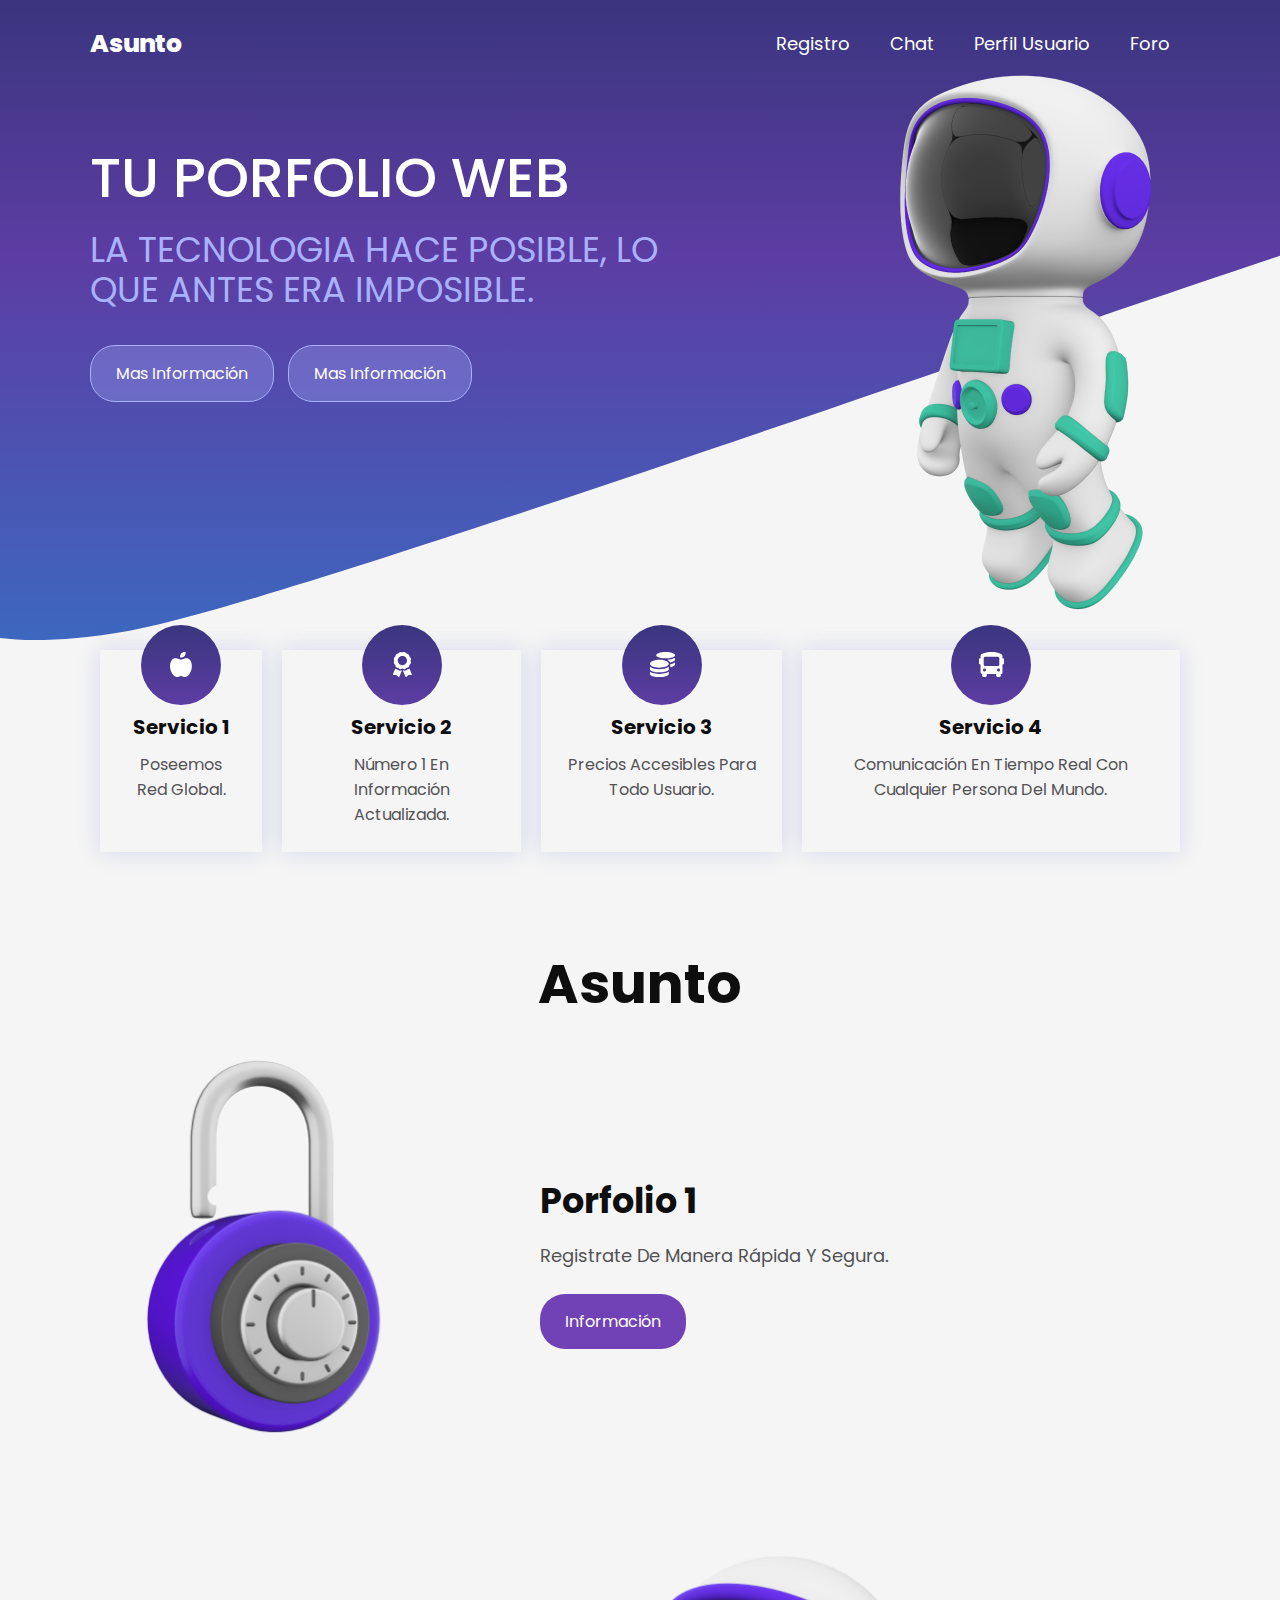
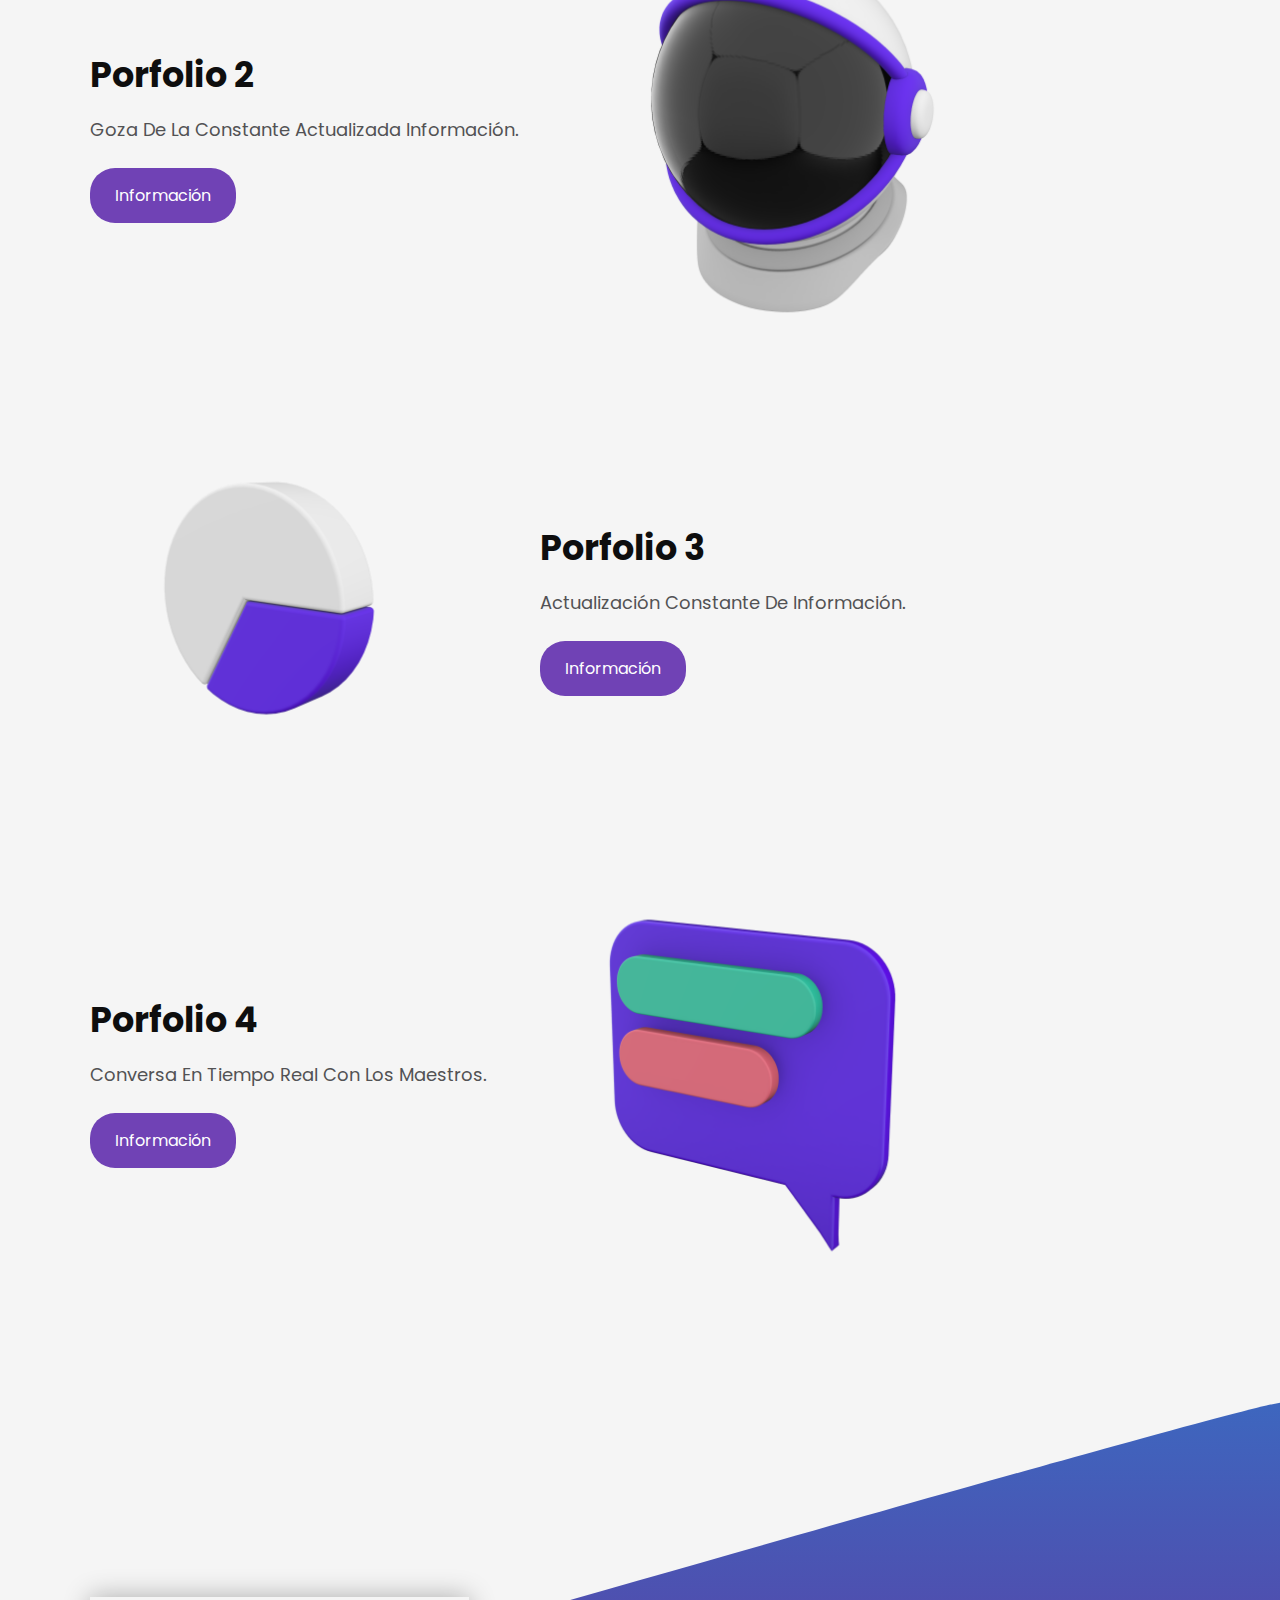
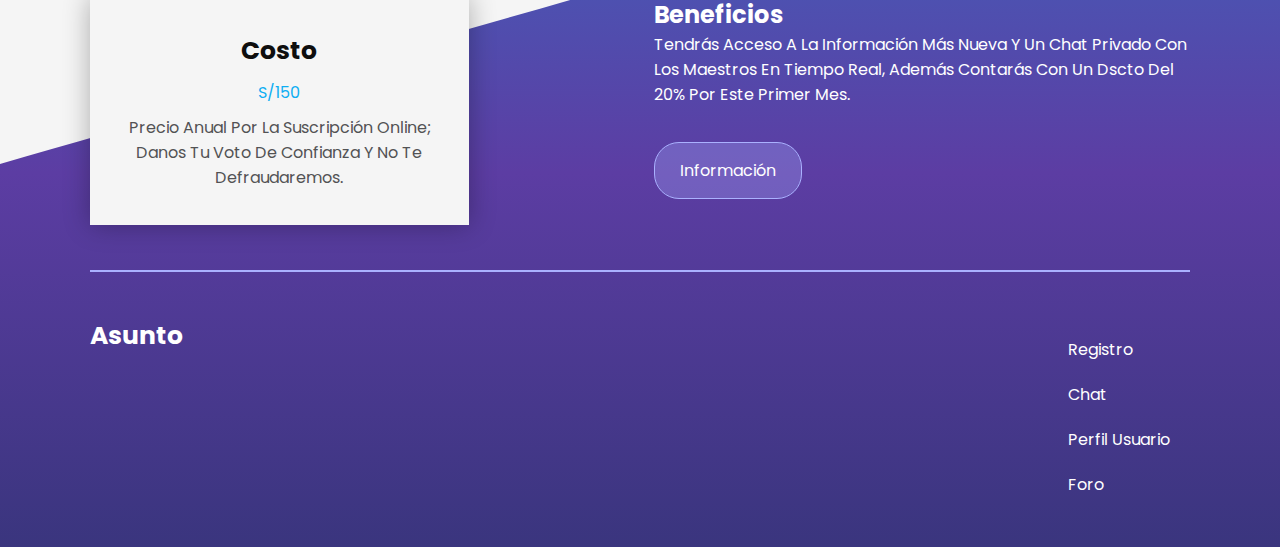
<file: Menú Principal/index.html>
<!DOCTYPE html>
<html lang="en">

<head>
    <meta charset="UTF-8">
    <meta name="viewport" content="width=device-width, initial-scale=1.0">
    <title>Pagina</title>
    <link rel="stylesheet" href="style.css">
</head>

<body>

    <header>

        <div class="menu container">

            <a href="#" class="logo">Asunto</a>
            <input type="checkbox" id="menu">
            <label for="menu">
                <img src="images/menu-btn.png" class="menu-icono" alt="">
            </label>

            <nav class="navbar">
                <ul>
                    <li><a class="Registro" href="/Registro/index.html">Registro</a></li>
                    <li><a class="Chat" href="/Chat/index.html">Chat</a></li>
                    <li><a class="Perfil Usuario" href="/Perfil%20de%20Usuario/index.html">Perfil Usuario</a></li>
                    <li><a class="Foro" href="/Foro/js.html">Foro</a></li>
                </ul>
                
            </nav>

        </div>

        <div class="header-content container">

            <div class="content">

                <h1>Tu Porfolio Web</h1>
                <p>
                    La tecnologia hace posible, lo que antes era imposible.
                </p>
                <a href="#" class="btn-1">Mas información </a>
                <a href="#" class="btn-1">Mas información </a>
            </div>
            <img src="images/astronauta.png" alt="">
        </div>
    </header>
    <main class="services container">
        <div class="service">
            <img src="images/icon1.svg" alt="">
            <h3>Servicio 1</h3>
            <p>
                Poseemos red global.
            </p>
        </div>
        <div class="service">
            <img src="images/icon2.svg" alt="">
            <h3>Servicio 2</h3>
            <p>
                Número 1 en información actualizada.
            </p>
        </div>
        <div class="service">
            <img src="images/icon3.svg" alt="">
            <h3>Servicio 3</h3>
            <p>
                Precios accesibles para todo usuario.
            </p>
        </div>
        <div class="service">
            <img src="images/icon4.svg" alt="">
            <h3>Servicio 4</h3>
            <p>
                Comunicación en tiempo real con cualquier persona del mundo.
            </p>
        </div>

    </main>

    <section class="porfolios container">

        <h2>asunto</h2>

        <div class="porfolio">

            <img src="images/img1.png" alt="">
            <div class="porfolio-1">

                <h3>Porfolio 1</h3>
                <p>
                    Registrate de manera rápida y segura.
                </p>
                <a href="/Registro/index.html" class="btn-2">Información</a>
            </div>

        </div>

        <div class="porfolio">

            <div class="porfolio-2">
                <h3>Porfolio 2</h3>
                <p>
                    Goza de la constante actualizada información.
                </p>
                <a href="/Foro/js.html" class="btn-2">Información</a>
            </div>
            <img src="images/img2.png" alt="">

        </div>

        <div class="porfolio">

            <img src="images/img3.png" alt="">
            <div class="porfolio-1">
                <h3>Porfolio 3</h3>
                <p>
                    Actualización constante de información.
                </p>
                <a href="/Perfil%20de%20Usuario/index.html" class="btn-2">Información</a>
            </div>

        </div>


        <div class="porfolio">

            <div class="porfolio-2">
                <h3>porfolio 4</h3>
                <p>
                    Conversa en tiempo real con los maestros.
                </p>
                <a  href="/Chat/index.html" class="btn-2">Información</a>
            </div>
            <img src="images/img4.png" alt="">

        </div>

    </section>

    <footer>

        <div class="container">
            <div class="info">
                <div class="info-content">
                    <div class="info-price">
                        <h2>costo</h2>
                        <p class="price">S/150</p>
                        <p>
                            Precio anual por la suscripción online; danos tu voto de confianza y no te defraudaremos.
                        </p>
                    </div>
                    <div class="info-txt">
                        <h2>Beneficios</h2>
                        <p>
                            Tendrás acceso a la información más nueva y un chat privado con los maestros 
                            en tiempo real, además contarás con un dscto del 20% por este primer mes.
                        </p>
                        <a href="#" class="btn-1">Información</a>
                    </div>

                </div>
                <hr>
                <div class="enlaces">
                    <h3>Asunto</h3>
                    <div class="enlace">
                        <li><a class="Registro" href="/Registro/index.html">Registro</a></li>
                        <li><a class="Chat" href="/Chat/index.html">Chat</a></li>
                        <li><a class="Perfil Usuario" href="/Perfil%20de%20Usuario/index.html">Perfil Usuario</a></li>
                        <li><a class="Foro" href="/Foro/js.html">Foro</a></li>
                    </div>
                </div>
            </div>

        </div>

    </footer>

</body>

</html>
</file>
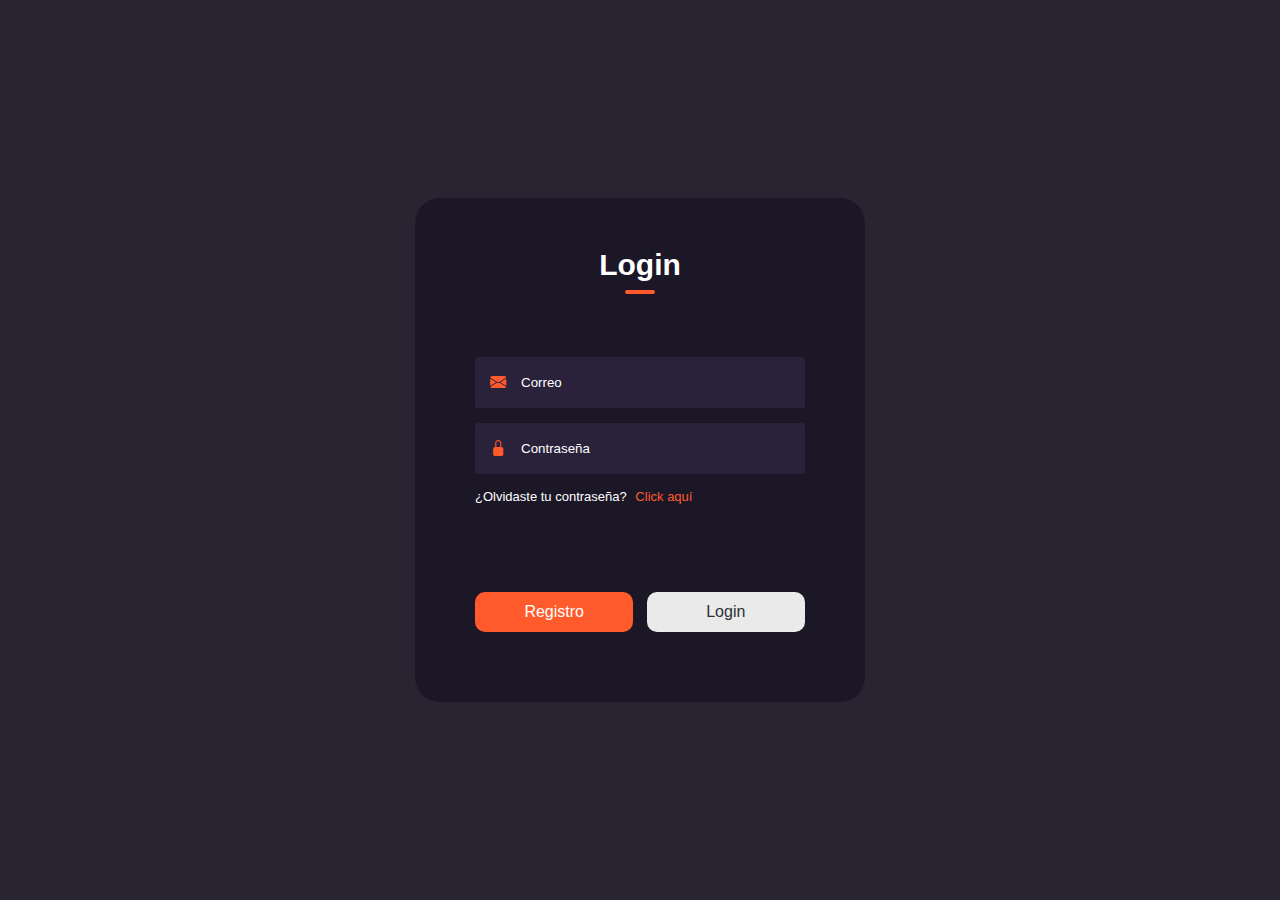
<file: Registro/index.html>
<!DOCTYPE html>
<html lang="es">
<head>
    <meta charset="UTF-8">
    <meta name="viewport" content="width=device-width, initial-scale=1.0">
    <title>Login</title>
    <link rel="stylesheet" href="style.css">
    <link rel="stylesheet" href="https://cdn.jsdelivr.net/npm/bootstrap-icons@1.11.1/font/bootstrap-icons.css">
    
</head>
<body>
    <div class="container">
        <div class="form-content">
            <h1 id="title"> Registro </h1>
            <form>
                <div class="input-group">
                    <div class="input-field" id="nameInput">
                        <i class="bi bi-person-fill"></i>
                        <input type="text" placeholder="Nombre">
                    </div>
                    <div class="input-field">
                        <i class="bi bi-envelope-fill"></i>
                        <input type="email" placeholder="Correo">
                    </div>
                    <div class="input-field">
                        <i class="bi bi-lock-fill"></i>
                        <input type="current-password" placeholder="Contraseña">
                    </div>
<p id="forgotPasswordLink"> ¿Olvidaste tu contraseña? <a href="#"> Click aquí </a> </p>
                </div>
                <div class="btn-field">
                    <button id="signUp" type="button">Registro</button>
                    <button id="signIn" type="button" class="disable">Login</button>
                </div>
            </form>
    </div>
</div>
    <script src="script.js"></script>
</body>
</html>
</file>
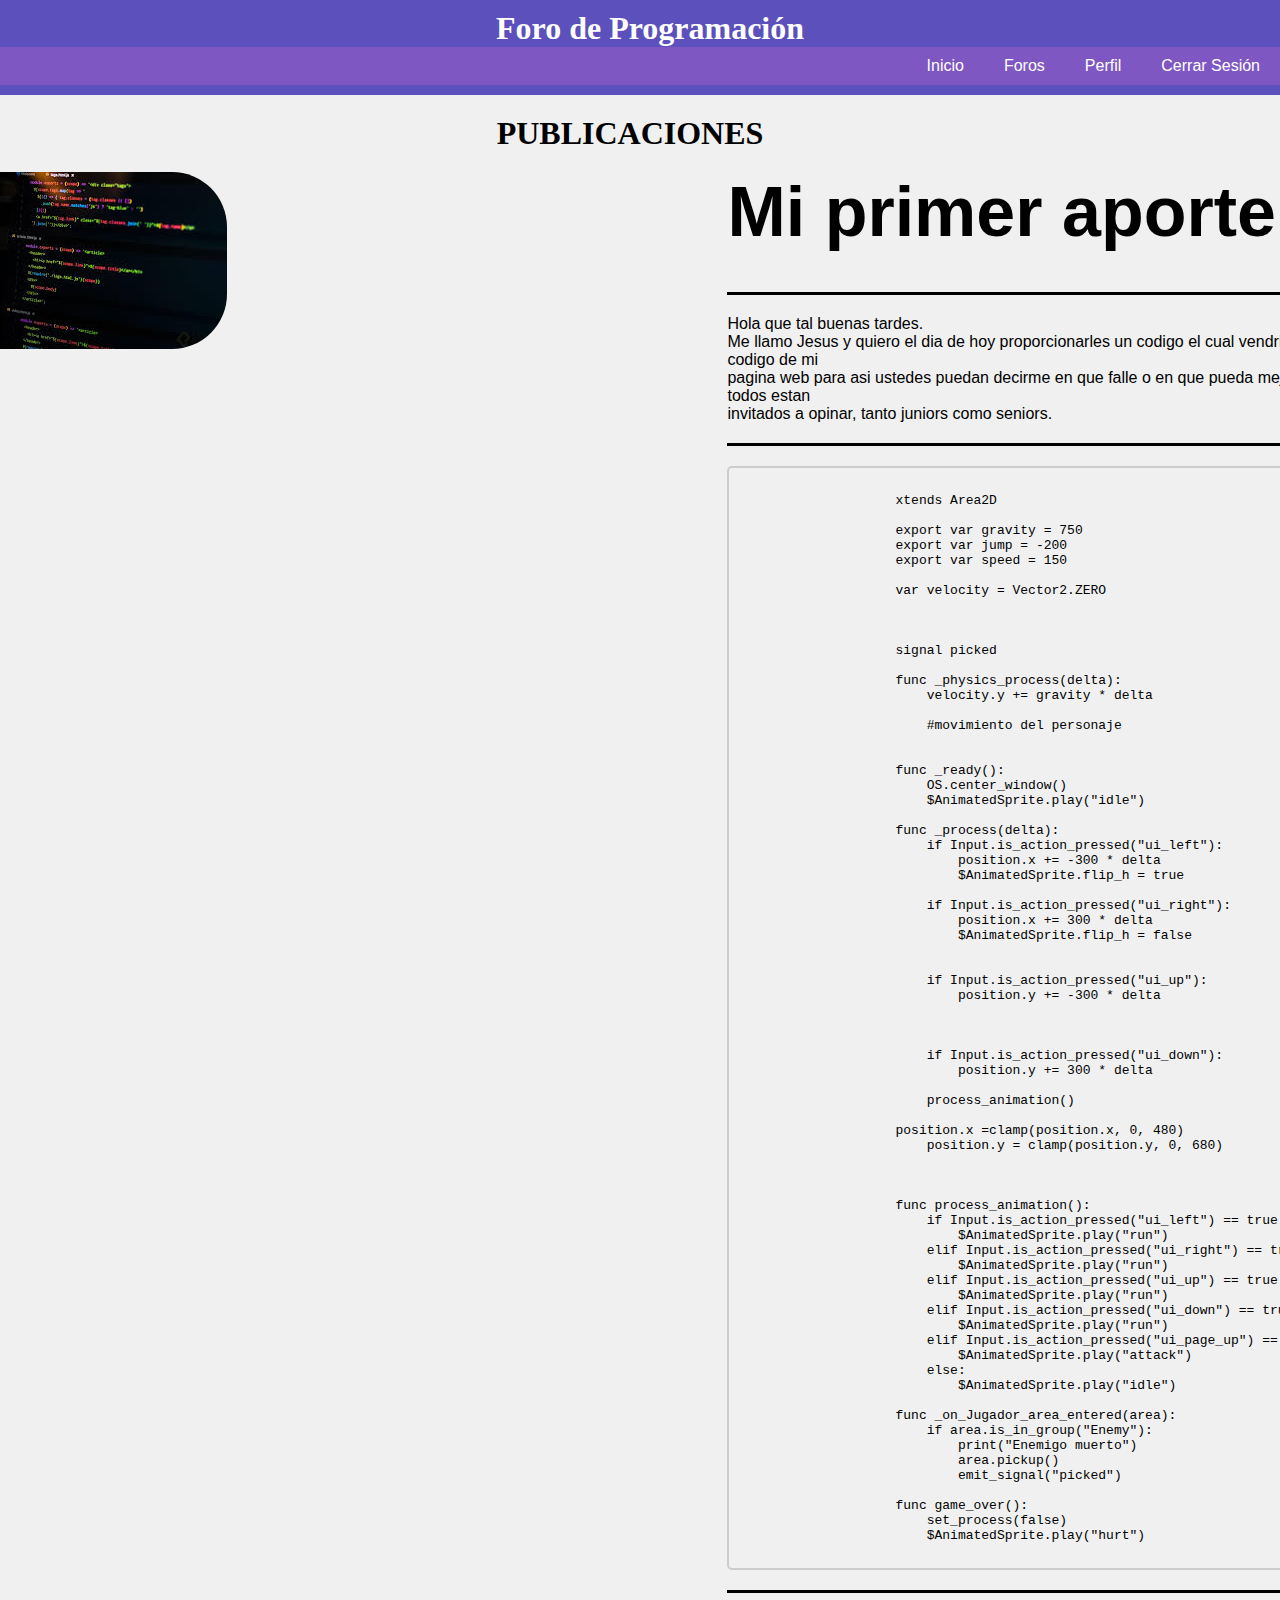
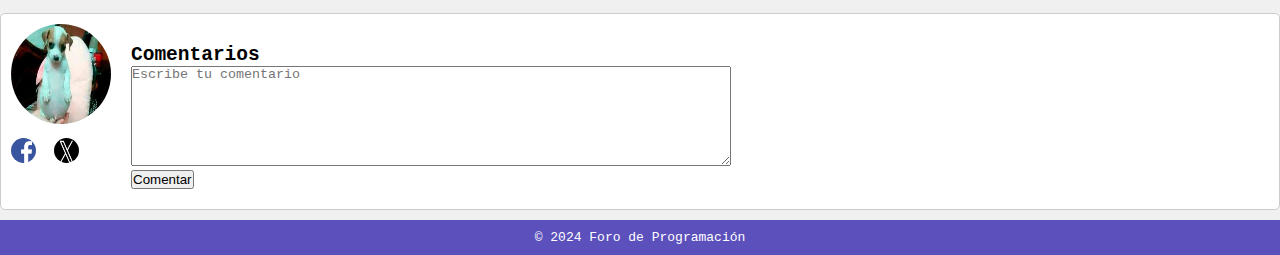
<file: Foro/js.html>
<!DOCTYPE html>
<html lang="es">

<head>
    <meta charset="UTF-8">
    <meta name="viewport" content="width=device-width, initial-scale=1.0">
    <title>Foro de Programación</title>
    <link rel="stylesheet" href="styles.css">
    <script src="foro.js"></script>
</head>

<body>
    <header>
        <h1>Foro de Programación</h1>
        <nav>
            <ul>
                <li><a href="#">Inicio</a></li>
                <li><a href="#">Foros</a></li>
                <li><a href="#">Perfil</a></li>
                <li><a href="#">Cerrar Sesión</a></li>
            </ul>
        </nav>
    </header>

    <main>
        <section id="publicaciones">
            <!-- Aquí se mostrarán las publicaciones -->
            <h1>PUBLICACIONES</h1>
        </section>

    </main>
    <!-- Publicación con caja de comentarios -->
    <div class="contenedor">
        <!-- Contenido de la publicación -->
        <img src="xc.jpeg" alt="Mi imagen">
        <div class="texto">
            <h2>Mi primer aporte</h2>
            <hr class="linea">
            <p>Hola que tal buenas tardes.<BR>Me llamo Jesus y quiero el dia de hoy
                proporcionarles un codigo el cual vendria ser el codigo de mi <br>
                pagina web para asi ustedes puedan decirme en que falle o en que pueda mejorar,
                todos estan <br> invitados a opinar, tanto juniors como seniors.
            </p>
            <hr class="linea">
            <pre class="codigo">
                <code>
                    xtends Area2D

                    export var gravity = 750
                    export var jump = -200
                    export var speed = 150
                    
                    var velocity = Vector2.ZERO
                    
                    
                    
                    signal picked
                    
                    func _physics_process(delta):
                        velocity.y += gravity * delta
                        
                        #movimiento del personaje
                        
                    
                    func _ready():
                        OS.center_window()
                        $AnimatedSprite.play("idle")
                    
                    func _process(delta):
                        if Input.is_action_pressed("ui_left"):
                            position.x += -300 * delta
                            $AnimatedSprite.flip_h = true
                            
                        if Input.is_action_pressed("ui_right"):
                            position.x += 300 * delta
                            $AnimatedSprite.flip_h = false
                            
                            
                        if Input.is_action_pressed("ui_up"):
                            position.y += -300 * delta
                    
                            
                            
                        if Input.is_action_pressed("ui_down"):
                            position.y += 300 * delta
                            
                        process_animation()	
                    
                    position.x =clamp(position.x, 0, 480)
                        position.y = clamp(position.y, 0, 680)
                    
                    
                    
                    func process_animation():
                        if Input.is_action_pressed("ui_left") == true:
                            $AnimatedSprite.play("run")
                        elif Input.is_action_pressed("ui_right") == true:
                            $AnimatedSprite.play("run")
                        elif Input.is_action_pressed("ui_up") == true:
                            $AnimatedSprite.play("run")
                        elif Input.is_action_pressed("ui_down") == true:
                            $AnimatedSprite.play("run")
                        elif Input.is_action_pressed("ui_page_up") == true:
                            $AnimatedSprite.play("attack")
                        else:
                            $AnimatedSprite.play("idle")
                        
                    func _on_Jugador_area_entered(area):
                        if area.is_in_group("Enemy"):
                            print("Enemigo muerto")
                            area.pickup()
                            emit_signal("picked")
                            
                    func game_over():
                        set_process(false)
                        $AnimatedSprite.play("hurt")
            </pre>
            <hr class="linea">
        </div>
    </div>
    <div class="publicacion">
        <!-- Contenido de la publicación -->
        <!-- Contenedor para la foto de perfil y comentarios -->

        <div class="profileAndComments">
            <!-- Foto de perfil del usuario -->
            <div class="userProfile">
                <img id="fotoPerfil" src=" xd.jpeg" alt="perfil de usuario">
                <!-- Enlaces a redes sociales -->
                <div class="socialLinks">
                    <a href="https://www.facebook.com/tu_usuario" target="_blank"><img src="descarga.png"
                            alt="Facebook"></a>
                    <a href="https://twitter.com/tu_usuario" target="_blank"><img src="qw.jpeg" alt="Twitter"></a>
                    <!-- Agrega más enlaces a otras redes sociales según sea necesario -->
                </div>
            </div>

            <!-- Caja de comentarios -->
            <div id="cajaComentarios" class="comentarios">
                <h2>Comentarios</h2>
                <form id="formularioComentario" class="commentForm">
                    <textarea id="contenidoComentario" class="commentContent"
                        placeholder="Escribe tu comentario"></textarea>
                    <button type="submit">Comentar</button>
                </form>
                <!-- Aquí se mostrarán los comentarios -->
                <div id="listaComentarios" class="commentList">
                    <!-- Los comentarios se añadirán dinámicamente aquí -->
                </div>
            </div>

        </div>
    </div>


    <footer>
        <p>&copy; 2024 Foro de Programación</p>
    </footer>
</body>

</html>
</file>
<file: Menú Principal/style.css>
@import url('https://fonts.googleapis.com/css2?family=Poppins:wght@400;500;600;700&display=swap');

* {

    margin: 0;
    padding: 0;
    box-sizing: border-box;
    text-transform: capitalize;
    text-decoration: none;
    list-style: none;
    font-family: "Poppins", sans-serif;

}

body {
    background-color: #f5f5f5;
}

header {
    background-image: url(images/hero.svg);
    background-position: center bottom;
    background-repeat: no-repeat;
    background-size: cover;
    min-height: 70vh;
    display: flex;
    align-items: center;

}

.container {
    max-width: 1100px;
    margin: 0 auto;

}

.menu {
    position: absolute;
    top: 10px;
    left: 0;
    right: 0;
    display: flex;
    align-items: center;
    justify-content: space-between;
    z-index: 1000;
}

.menu .logo {
    font-weight: 800;
    font-size: 25px;
    color: #ffffff;
}

.menu .navbar ul li {
    position: relative;
    float: left;
}

.menu .navbar ul li a {
    font-size: 18px;
    padding: 20px;
    color: #ffffff;
    display: block;
}

.menu .navbar ul li a:hover {
    color: #0eaef3;
}

#menu {
    display: none;
}

.menu-icono {
    width: 25px;
}

.menu label {
    cursor: pointer;
    display: none;
}

.header-content {
    display: flex;
}

.content {
    padding: 150px 150px 0px 0px;
}

.content h1 {
    color: #ffffff;
    font-size: 55px;
    text-transform: uppercase;
    font-weight: 500;
    line-height: 55px;
}

.content p {
    margin-top: 25px;
    color: #AAB1FF;
    text-transform: uppercase;
    font-size: 35px;
    line-height: 40px;
}

.btn-1 {
    display: inline-block;
    background-color: rgb(170, 177, 255, 0.3);
    border: 1px solid #AAB1FF;
    margin: 35px 10px 0px 0px;
    padding: 15px 25px;
    color: #ffffff;
    border-radius: 25px;
}

.btn-1:hover {
    background-color: #AAB1FF;
}


.services {
    padding: 10px 0px;
    display: flex;
    justify-content: space-between;
    text-align: center;
}

.service {
    padding: 25px;
    margin: 0px 10px;
    box-shadow: 0px 0px 20px rgba(135, 141, 214, 0.3);
}

.service img {
    margin-top: -50px;
}

.service h3 {
    font-size: 20px;
    color: #0e0e0e;
    margin-bottom: 10px;

}

.service p {
    color: #525254;
    font-size: 16px;
}

.porfolios {
    padding: 80px 0px;
    text-align: center;
    color: #0e0e0e;
}

.porfolios h2 {
    font-size: 55px;
}

.porfolio {
    display: flex;
    align-items: center;
}

.porfolio img {
    width: 350px;
}

.porfolio-1 {
    text-align: left;
    margin-left: 100px;
}

.porfolio-1 h3 {
    font-size: 35px;
    margin-bottom: 15px;

}

.porfolio-1 p {
    font-size: 18px;
    color: #525254;
    margin-bottom: 25px;
}

.porfolio-2 {
    text-align: left;
    margin-right: 100px;
}

.porfolio-2 h3 {
    font-size: 35px;
    margin-bottom: 15px;
}

.porfolio-2 p {
    font-size: 18px;
    color: #525254;
    margin-bottom: 25px;
}

.btn-2 {
    display: inline-block;
    padding: 15px 25px;
    border-radius: 25px;
    background-color: #7042b5;
    color: #ffffff;
}

.btn-2:hover {
    background-color: #8650d7;
}

footer {
    padding: 200px 0px 30px 0px;
    background-image: url(images/footer.svg);
    background-position: top center;
    background-repeat: no-repeat;
    background-size: cover;
}

.info-content {
    display: flex;
}

.info-price{
    padding: 35px;
    text-align: center;
    background-color: #f5f5f5;
    box-shadow: 0px 0px 25px rgba(0, 0, 0, 0.3);
    margin: 0px 150px 0px 0px;
    color: #0e0e0e;
}

.info-price h2 {
    font-size: 25px;
    margin-bottom: 10px;
}

.price {
    font-size: 14px;
    color: #0eaef3 !important;
    margin-bottom: 10px;

}

.info-price p {
    font-size: 16px;
    color: #525254;
}

.info-txt {
    margin-left: 35px;
    color: #ffffff;
}

hr {
    margin: 45px 0px;
    border: 0.5px solid #AAB1FF;
}

.enlaces {
    display: flex;
    justify-content: space-between;
    color: #ffffff;
}

.enlaces h3 {
    font-size: 25px;
}

.elace {
    display: flex;
}

.enlace li a {
    display: block;
    margin: 20px;
    color: #ffffff;
}

.enlace li a:hover {
    color: #0eaef3;
}

@media (max-width:991px) {

    .menu {
        padding: 20px;
    }

    .menu label {
        display: initial;
    }

    .menu .navbar {
        position: absolute;
        top: 100%;
        left: 0;
        right: 0;
        background-color: #5b50bc;
        display: none;
    }
    
    .menu .navbar ul li{
        width: 100%;
    }

    #menu:checked ~ .navbar {
        display: initial;
    }

    header {
        height: 0vh;
        padding: 400px 0px;
        background-position: center center;
    }

    .header-content {
        flex-direction: column;
        text-align: center;
        align-items: center;
        padding: 0px 30px;
    }

    .content {
        padding: 0px;
    }

    content h1 {
        margin-top: 100px;
        font-size: 45px;
    }

    .content p {
        margin-top: 0px;
    }

    .header-content img {
        width: 150px;
    }

    .services {
        flex-direction: column;
        padding: 50px 30px 0px 30px;
    }

    .service {
        margin-bottom: 50px;
    }

    .porfolios {
        padding: 0px 30px 30px 30px;
    }

    .porfolios h2 {
        margin-bottom: 15px;
    }

    .porfolio {
        flex-direction: column;
    }

    .porfolio img {
        display: none;
    }

    .porfolio-1 {
        text-align: center;
        margin: 0px 0px 25px 0px;
    }

    .porfolio-2 {
        text-align: center;
        margin: 0px 0px 25px 0px;
    }

    footer {
        padding: 0px 30px 30px 30px;
    }

    .info-content {
        flex-direction: column;
        text-align: center;
    }

    .info-price {
        margin: 0px 0px 20px 0px;
    }

    .info-txt {
        margin: 0px;
    }
    
    hr {
        margin: 25px 0px;
    }

    .enlaces {
        flex-direction: column;
        align-items: center;
    }

    .enlace {
        flex-direction: column;
    }
}
</file>
<file: Registro/style.css>
* {
    margin: 0;
    padding: 0;
    font-family: Arial, Helvetica, sans-serif;
    box-sizing: border-box;
    text-decoration: none;
}

.container {
    width: 100%;
    height: 100vh;
    background-color: #282432;   
    display: flex;
    align-items: center;
    justify-content: center;
}

.form-content {
    width: 100%;
    max-width: 450px;
    background-color: #1b1726;
    padding: 50px 60px 70px;
    text-align: center;
    border-radius: 25px;
}

.form-content h1{
    font-size: 30px;
    margin-bottom: 60px;
    color: #FFFFFF;
    position: relative;
}

.form-content h1::after {
    content: '';
    width: 30px;
    height: 4px;
    border-radius: 3px;
    background-color: #FF5A2C;
    position: absolute;
    bottom: -12px;
    left: 50%;
    transform: translate(-50%);
}

.input-field {
    background-color: #2a223a;
    margin: 15px 0;
    border-radius: 3px;
    display: flex;
    align-items: center;
    transition: max-height 0.5s;
    overflow: hidden;
}

input {
    width: 100%;
    background: transparent;
    border: 0;
    outline: none;
    padding: 18px 15px;
    color: #FFFFFF;
}

input::placeholder {
    color: #FFFFFF;
}

.input-field i {
    margin-left: 15px;
    color: #FF5A2C;
}

form p {
    color: #FFFFFF;
    text-align: left;
    font-size: 13px;
}

form p a {
    color: #FF5A2C;
    margin-left: 5px;
}

.btn-field {
    width: 100%;
    display: flex;
    justify-content: space-between;
}

.btn-field button {
    flex-basis: 48%;
    font-size: 16px;
    background-color: #FF5A2C;
    color: #FFFFFF;
    height: 40px;
    border-radius: 10px;
    border: 0;
    outline: 0;
    cursor: pointer;
    transition: background 1s;
}

.input-group {
    height: 250px;
}

.btn-field button.disable {
    background-color: #eaeaea;
    color: #2c2f35;
}
</file>
<file: Foro/styles.css>
* {
    margin: 0;
    padding: 0;
    box-sizing: border-box;
}

/* Estilos generales */
body {
    font-family: Arial, sans-serif;
    background-color: #f0f0f0;
}

H1 {
    text-align: center;
    font-family: 'Times New Roman', Times, serif;
}

.contenedor {
    display: flex;
    justify-content: center;
    align-items: flex-start;
}

.contenedor img {
    max-width: 50%;
    height: none;
    border-radius: 5cap;

}


.codigo {
    background-color: #f0f0f0;
    /* Color de fondo para el código */
    padding: 10px;
    border-radius: 5px;
    overflow-x: auto;
    /* Agrega una barra de desplazamiento horizontal si es necesario */
    border: 2px solid #ccc;
    /* Borde sólido con color gris */
}

.texto {
    margin-left: 500px;

}

.linea {
    border: none;
    /* eliminamos el borde por defecto de la línea */
    height: 3px;
    /* altura de la línea */
    background-color: black;
    /* color de la línea */
    margin: 20px 0;
    /* margen superior e inferior de la línea */
}

.texto h2 {
    font-size: 70px;
    margin-bottom: 40px;
}


header {
    background-color: #5b50bc;
    color: #fff;
    padding: 10px 0;
}

header h1 {
    margin-left: 20px;
}

nav ul {
    list-style-type: none;
    display: flex;
}

nav ul li {
    margin-right: 20px;
}

nav ul li a {
    color: #fff;
    text-decoration: none;
}

main {
    display: flex;
    justify-content: space-between;
    padding: 20px;
}

#publicaciones {
    flex-grow: 1;
    margin-right: 20px;
}

#perfil-usuario {
    width: 300px;
    background-color: #fff;
    border-radius: 5px;
    padding: 10px;
}

footer {
    text-align: center;
    background-color: #5b50bc;
    color: #fff;
    padding: 10px 0;
}

/* Estilos para la barra de navegación */
nav {
    background-color: #7e57c2;
    /* Morado bajo */
    color: #fff;
    padding: 10px 0;
}

nav ul {
    list-style-type: none;
    display: flex;
    justify-content: flex-end;
    /* Alineación a la derecha */
}

nav ul li {
    margin-left: 20px;
    /* Separación entre elementos */
}

nav ul li a {
    color: #fff;
    text-decoration: none;
}

/* Estilos para las publicaciones */
.publicacion {
    background-color: #fff;
    border: 1px solid #ccc;
    border-radius: 5px;
    margin-bottom: 10px;
    padding: 10px;
}

/* Estilos para los comentarios */
.comentarios {
    margin-top: 20px;
}

.comentario {
    background-color: #f0f0f0;
    border: 1px solid #5b50bc;
    border-radius: 5px;
    margin-bottom: 10px;
    padding: 10px;
}

/* Estilos para la foto de perfil y comentarios */
.profileAndComments {
    display: flex;
}

.userProfile {
    flex-shrink: 0;
    /* Evita que la foto de perfil se ajuste */
    margin-right: 20px;
    /* Separación entre la foto de perfil y la caja de comentarios */
}

.userProfile img {
    width: 100px;
    /* Tamaño de la foto de perfil */
    height: 100px;
    border-radius: 50%;
}



.comentarios {
    flex-grow: 1;
    /* La caja de comentarios ocupará el espacio restante */
    max-width: 600px;
    /* Ancho máximo de la caja de comentarios */
}

.commentForm {
    margin-bottom: 10px;
}

.commentContent {
    width: 100%;
    /* Ancho completo para el área de texto */
    height: 100px;
    /* Altura del área de texto */
}

/* Estilos para los enlaces a redes sociales */
.socialLinks {
    margin-top: 10px;
}

.socialLinks a {
    margin-right: 10px;
}

.socialLinks img {
    width: 25px;
    /* Tamaño más pequeño para los iconos de redes sociales */
    height: 25px;
}
</file>
